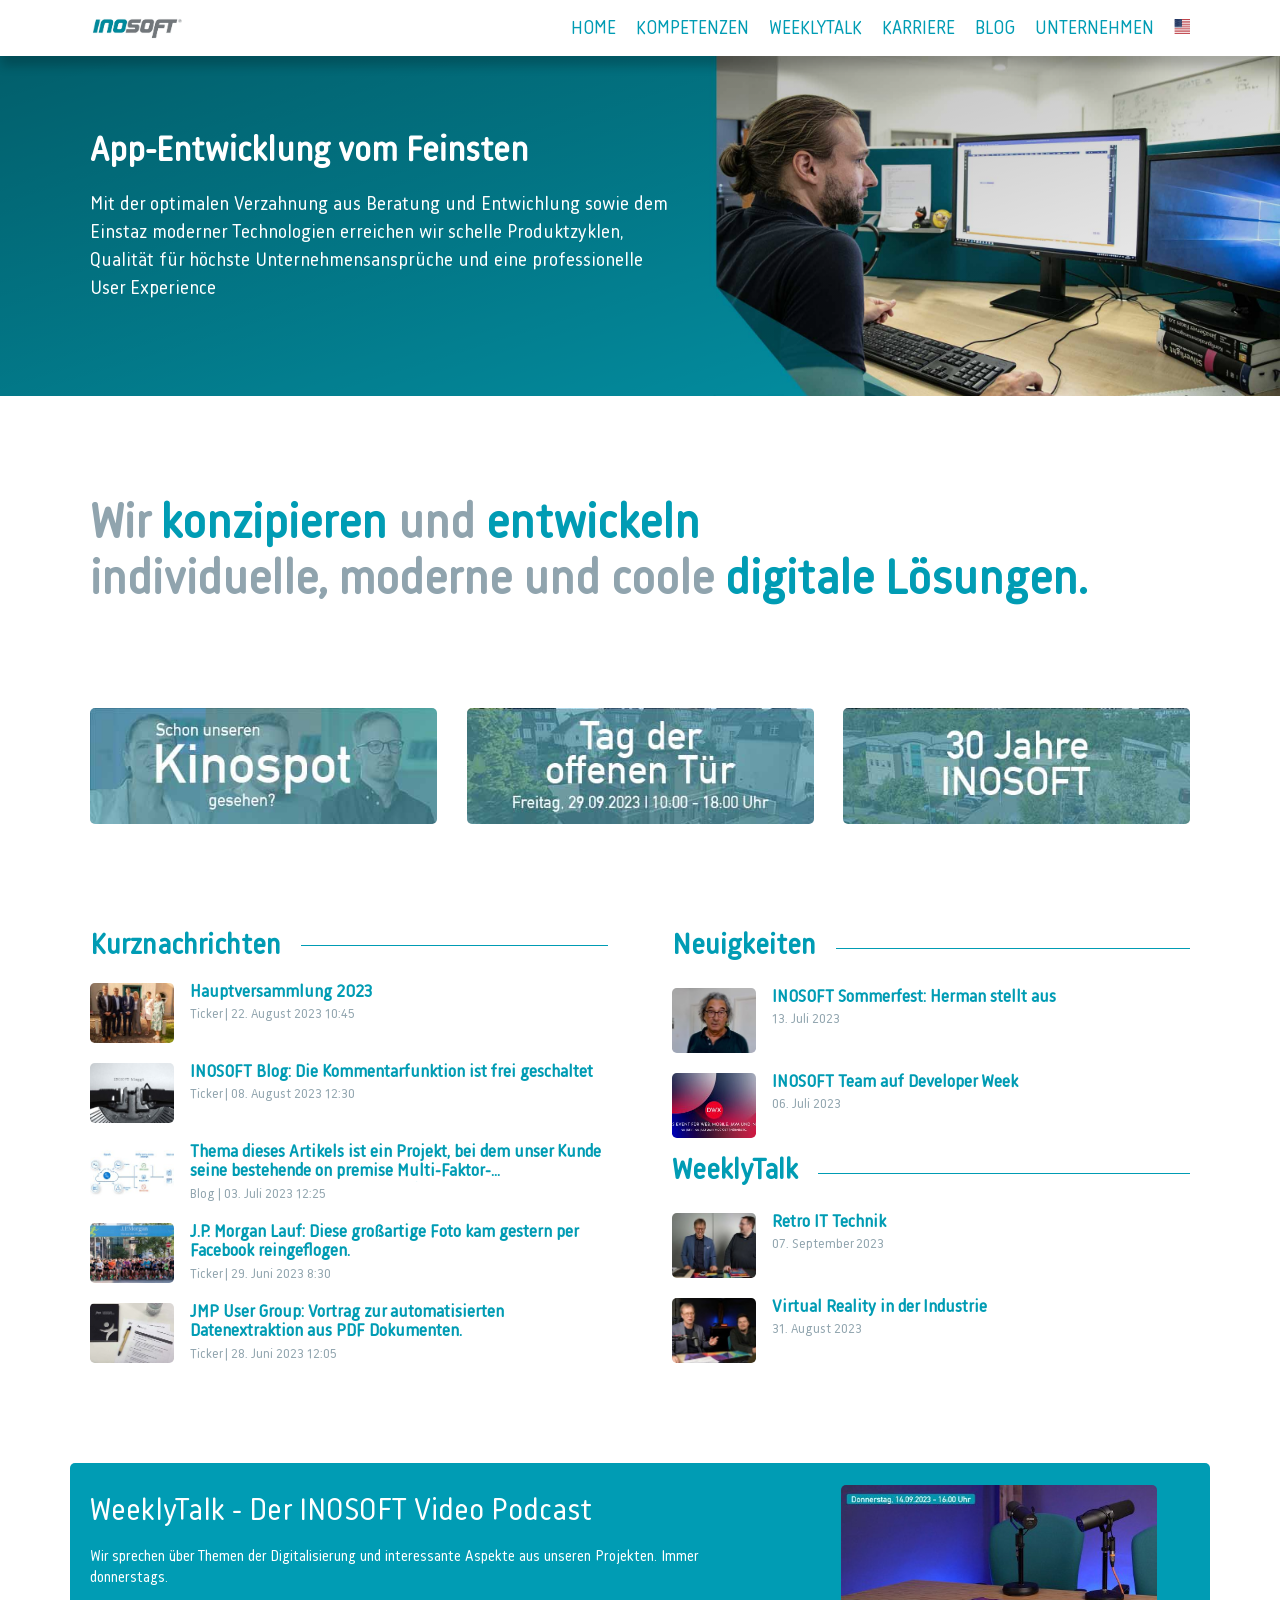
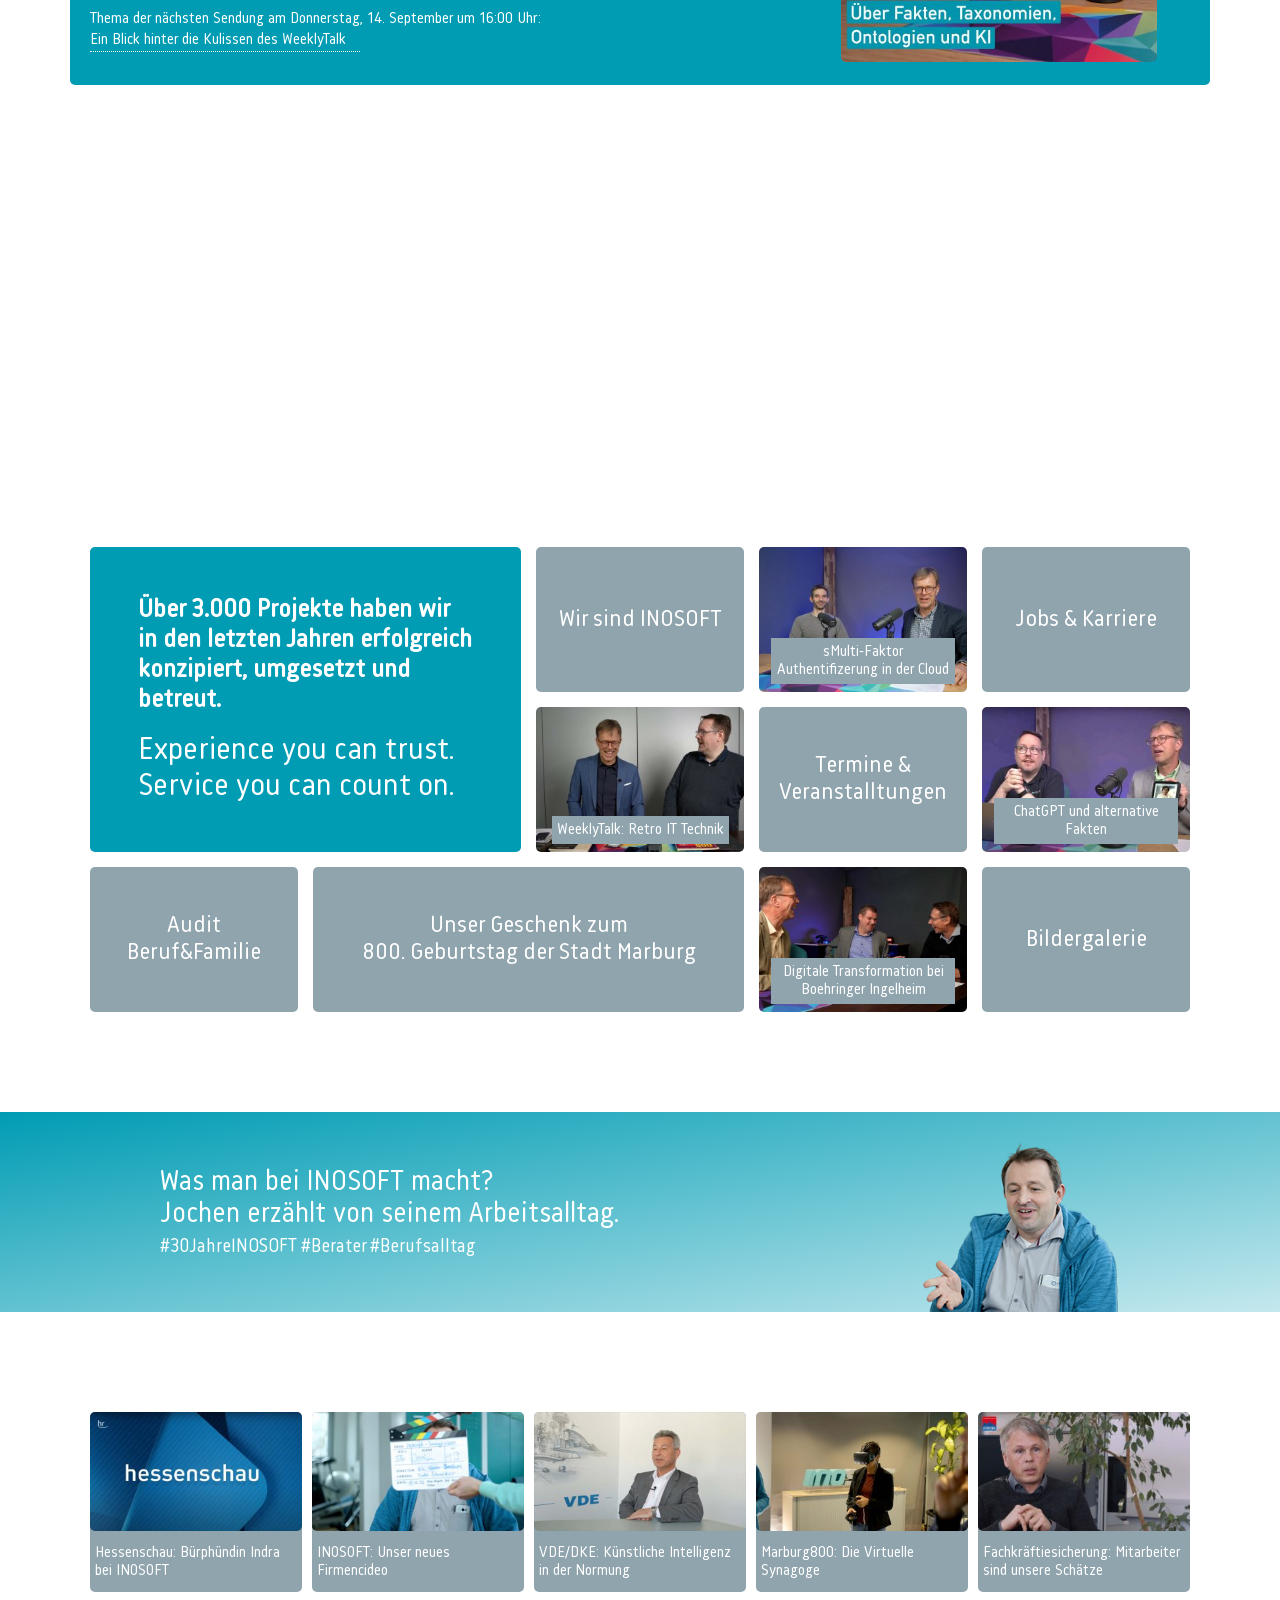
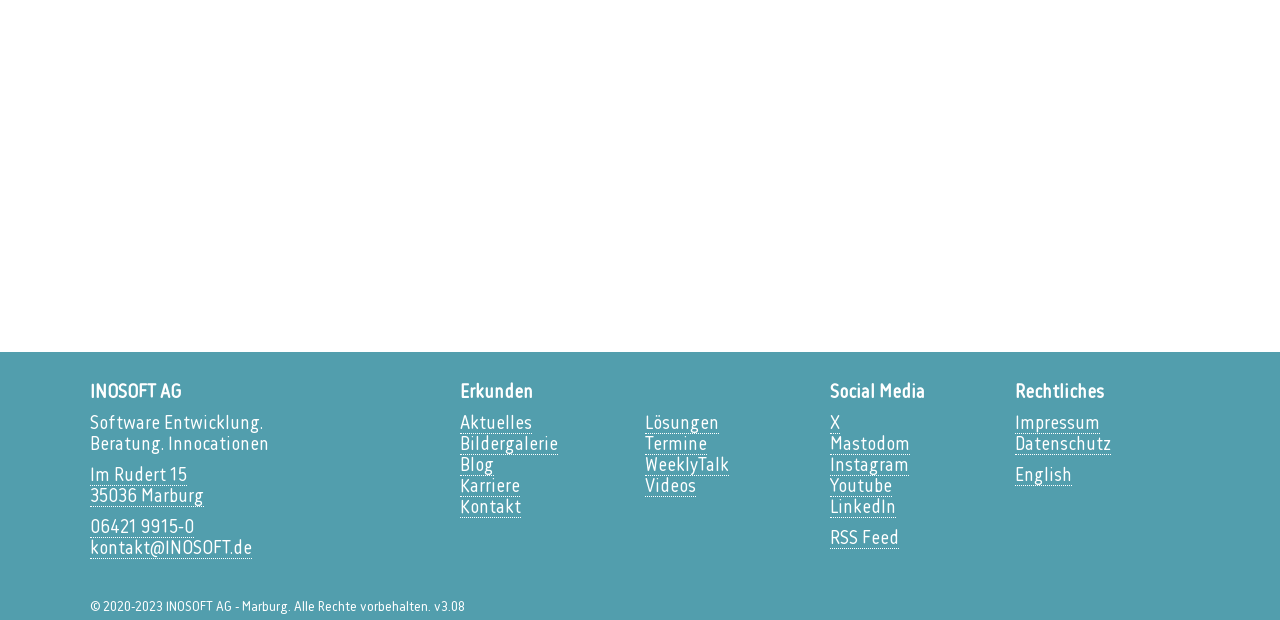
<file: HTML/index.html>
<!DOCTYPE html>
<html lang="en">

<head>
	<meta charset="UTF-8">
	<meta name="viewport" content="width=device-width, initial-scale=1.0">
	<title>My Project | HOME | INOSOFT AG</title>
	<link rel="icon" href="/Resources/INOSOFT-Icon.png">
	<link rel="stylesheet" href="/CSS/index.css">
</head>

<body>
	<header>
		<nav>
			<a href="https://inosoft.de/home"><img src="/Resources/INOSOFT-Logo.png" alt="" class="logo">
			</a>
			<input class="menu-btn" type="checkbox" id="menu-btn" />
			<label class="menu-icon" for="menu-btn">
				<span class="nav-icon"></span>
			</label>
			<ul class="navLinks">
				<li><a href="https://inosoft.de/home">HOME</a></li>
				<li><a href="https://inosoft.de/kompetenzen">KOMPETENZEN</a></li>
				<li><a href="https://inosoft.de/weeklytalk">WEEKLYTALK</a></li>
				<li><a href="https://inosoft.de/jobs">KARRIERE</a></li>
				<li><a href="https://inosoft.de/blog">BLOG</a></li>
				<li><a href="https://inosoft.de/unternehmen">UNTERNEHMEN</a></li>
				<li>
					<a href="javascript:langSwitch('/en/');"><img src="/Resources/USA Flag.png" alt="USA Flag"
							class="usaFlag"></a>
				</li>
			</ul>
		</nav>
	</header>

	<main>
		<section class="s1-Slider">
			<span class="sliderTxt animation--speed-normal slide-in-bottom">
				<h2>App-Entwicklung vom Feinsten</h2>
				<p>
					Mit der optimalen Verzahnung aus Beratung und Entwichlung sowie dem
					Einstaz moderner Technologien erreichen wir schelle Produktzyklen,
					Qualität für höchste Unternehmensansprüche und eine professionelle
					User Experience
				</p>
			</span>
		</section>

		<section class="s2-PageHeader">
			<h1 class="pageHeadline">
				<span class="animation--speed-short slide-in-bck-left">
					Wir
					<span style="color: rgb(0, 156, 180)">konzipieren</span>
					und
					<span style="color: rgb(0, 156, 180)">entwickeln</span><br>
				</span>
				<div>
					<span class="animation--speed-short animation--delay-05s scale-down">
						individuelle,&nbsp
					</span>
					<span class="animation--speed-short animation--delay-1s scale-down">
						moderne&nbsp
					</span>
					<span class="animation--speed-short animation--delay-15s scale-down fixed-width">
						und coole&nbsp
					</span>
					<span class="animation--speed-short animation--delay-2s scale-down fixed-width" style="color: rgb(0, 156, 180)">
						digitale Lösungen.
					</span>
				</div>
			</h1>
		</section>

		<section class="lane-9-3quater">
			<div class="content-grid">
				<a href="https://www.inosoft.de/kinospot" class="animation--speed-normal zoom-in">
					<img src="/Resources/kinospot.jpg" alt="">
				</a>
				<a href="https://www.inosoft.de/tdot" class="animation--speed-normal animation--delay-05s zoom-in">
					<img src="/Resources/tdot.jpg" alt="">
				</a>
				<a href="https://www.inosoft.de/30jahre" class="animation--speed-normal animation--delay-1s zoom-in">
					<img src="/Resources/30jahre.jpg" alt="">
				</a>
			</div>
		</section>

		<section class="s3-NewsGrid">
			<div class="news">
				<h3 class="s3-NewsGrid-Headline">Kurznachrichten</h3>
				<img class="news-pic" src="/Resources/News-Grid/Kurznachrichten1.jpg" alt="People posing for a pic" />
				<span class="s3-Content">
					<h4 class="s3-Content-HeadLine">Hauptversammlung 2023</h4>
					<p class="s3-Content-Phrase">Ticker | 22. August 2023 10:45</p>
				</span>
				<img class="news-pic" src="/Resources/News-Grid/Kurznachrichten2.jpg" alt="I don't know what that is" />
				<span class="s3-Content">
					<h4 class="s3-Content-HeadLine">INOSOFT Blog: Die Kommentarfunktion ist frei geschaltet</h4>
					<p class="s3-Content-Phrase">Ticker | 08. August 2023 12:30</p>
				</span class="s3-Content">
				<img class="news-pic" src="/Resources/News-Grid/Kurznachrichten3.jpg" alt="A mindmap" />
				<span class="s3-Content">
					<h4 class="s3-Content-HeadLine">Thema dieses Artikels ist ein Projekt, bei dem unser Kunde seine
						bestehende
						on premise Multi-Faktor-Authentifizerung auf eine Cloud-basierte Lösung (Azure Active Directory)
						für alle
						Cloud-Services (wie Exchange Online, Teams, SharePoint usw.) umgestellt hat. Ein spannendes und
						anspruchsvolles Projekt, in dem die eine oder andere Hürde überwunden werden musste.</h4>
					<p class="s3-Content-Phrase">Blog | 03. Juli 2023 12:25</p>
				</span>
				<img class="news-pic" src="/Resources/News-Grid/Kurznachrichten4.jpg" alt="A lot of people" />
				<span class="s3-Content">
					<h4 class="s3-Content-HeadLine">J.P. Morgan Lauf: Diese großartige Foto kam gestern per Facebook
						reingeflogen.</h4>
					<p class="s3-Content-Phrase">Ticker | 29. Juni 2023 8:30</p>
				</span class="s3-Content">
				<img class="news-pic" src="/Resources/News-Grid/Kurznachrichten5.jpg" alt="Some writing utensils" />
				<span class="s3-Content">
					<h4 class="s3-Content-HeadLine">JMP User Group: Vortrag zur automatisierten Datenextraktion aus PDF
						Dokumenten.</h4>
					<p class="s3-Content-Phrase">Ticker | 28. Juni 2023 12:05</p>
				</span class="s3-Content">
			</div>
			<div class="ticker">
				<h3 class="s3-NewsGrid-Headline">Neuigkeiten</h3>
				<img class="news-pic" src="/Resources/News-Grid/Neuigkeiten1.jpg" alt="People posing for a pic" />
				<span class="s3-Content">
					<h4 class="s3-Content-HeadLine">INOSOFT Sommerfest: Herman stellt aus</h4>
					<p class="s3-Content-Phrase">13. Juli 2023</p>
				</span>
				<img class="news-pic" src="/Resources/News-Grid/Neuigkeiten2.jpg" alt="I don't know what that is" />
				<span class="s3-Content">
					<h4 class="s3-Content-HeadLine">INOSOFT Team auf Developer Week</h4>
					<p class="s3-Content-Phrase">06. Juli 2023</p>
				</span>
			</div>
			<div class="weekly">
				<h3 class="s3-NewsGrid-Headline">WeeklyTalk</h3>
				<img class="news-pic" src="/Resources/News-Grid/WeeklyTalk1.jpg" alt="People posing for a pic" />
				<span class="s3-Content">
					<h4 class="s3-Content-HeadLine">Retro IT Technik</h4>
					<p class="s3-Content-Phrase">07. September 2023</p>
				</span>
				<img class="news-pic" src="/Resources/News-Grid/WeeklyTalk2.jpg" alt="I don't know what that is" />
				<span class="s3-Content">
					<h4 class="s3-Content-HeadLine">Virtual Reality in der Industrie</h4>
					<p class="s3-Content-Phrase">31. August 2023</p>
				</span>
			</div>
		</section>

		<section class="s4-🎙️">
			<div class="s4-Grid">
				<span class="s4-Content">
					<h1 class="s4-Headline">WeeklyTalk - Der INOSOFT Video Podcast</h1>
					<p class="s4-current">
						Wir sprechen über Themen der Digitalisierung und interessante
						Aspekte aus unseren Projekten. Immer donnerstags.
					</p>
					<p class="s4-upNext">
						Thema der nächsten Sendung am Donnerstag, 14. September um
						16:00 Uhr:
					</p>
					<a class="s4-link" href="https://inosoft.de/weeklytalk">Ein Blick hinter die Kulissen des
						WeeklyTalk</a>
				</span>
				<img class="s4-img" src="/Resources/WeeklyTalkThumbnail.jpeg" alt="Youtube Video Thumbnail">
			</div>
		</section>

		<section class="s5-peekblue">
			<p>
				Wir begleiten Unternehmen von der strategischen Beratung über die Konzeption bis zur fertigen digitalen
				Lösung -
				von der Idee bis zur Umsetzung. Unsere Bereiche Entwicklung, Beratung und Innovationen sind eng
				miteinander
				verzahnt, so erreichen wir zu jeder Aufgabenstellung das bestmögliche Ergebnis.<br><br>
				Alle Projekte profitieren von unseren Kenntnissen und Erfahrungen aus nahezu allen Branchen. Über
				exzellentes
				Know-How und Spezialwissen verfügen wir in den Sparten Pharma, Medizintechnik und Maschinenbau.
			</p>
		</section>

		<section class="s6-RickestRick">
			<div class="s6-wrapper">
				<span class="s6-item-L">
					<h5>
						Über <strong>3.000</strong> Projekte haben wir in den letzten Jahren erfolgreich konzipiert,
						umgesetzt und
						betreut.
					</h5>
					<p>
						Experience you can trust. Service you can count on.
					</p>
				</span>
				<a href="https://www.inosoft.de/unternehmen">
					Wir sind INOSOFT
				</a>
				<a class="item-img1"
					href="https://www.inosoft.de/weeklytalk/multi-faktor-authentifizierung-in-der-cloud">
					<p>
						sMulti-Faktor Authentifizerung in der Cloud
					</p>
				</a>
				<a href="https://www.inosoft.de/jobs">
					Jobs & Karriere
				</a>
				<a class="item-img2" href="https://www.inosoft.de/weeklytalk/retro-it-technik">
					<p>
						WeeklyTalk: Retro IT Technik
					</p>
				</a>
				<a href="https://www.inosoft.de/events">
					Termine & Veranstalltungen
				</a>
				<a class="item-img3" href="https://www.inosoft.de/weeklytalk/chatgpt-und-alternative-fakten">
					<p>
						ChatGPT und alternative Fakten
					</p>
				</a>
				<a class="malsonalso" href="https://www.inosoft.de/unternehmen/beruf-und-familie">
					Audit Beruf&Familie
				</a>
				<a class="s6-item-M" href="https://www.inosoft.de/themen/marburg800">
					Unser Geschenk zum<br>800. Geburtstag der Stadt Marburg
				</a>
				<a class="item-img4"
					href="https://www.inosoft.de/weeklytalk/digitale-transformation-bei-boehringer-ingelheim">
					<p>
						Digitale Transformation bei Boehringer Ingelheim
					</p>
				</a>
				<a href="https://www.inosoft.de/bildergalerie">
					Bildergalerie
				</a>
			</div>
		</section>

		<section class="s7-job">
			<divs class="s7-Content">
				<a href="https://www.youtube.com">
					<h4>Was man bei INOSOFT macht?<br>Jochen erzählt von seinem Arbeitsalltag.</h4>
					<p>#30JahreINOSOFT #Berater #Berufsalltag</p>
				</a>
				<a href="https://www.youtube.com">
					<img src="/Resources/jochen_1x1.png" alt="">
				</a>
				</div>
		</section>

		<section class="s8-vids">
			<div class="s8-grid">
				<span>
					<img src="/Resources/vids-pic1.jpg" alt="">
					<p>Hessenschau: Bürphündin Indra bei INOSOFT</p>
				</span>
				<span>
					<img src="/Resources/vids-pic2.jpg" alt="">
					<p>INOSOFT: Unser neues Firmencideo</p>
				</span>
				<span>
					<img src="/Resources/vids-pic3.jpg" alt="">
					<p>VDE/DKE: Künstliche Intelligenz in der Normung</p>
				</span>
				<span>
					<img src="/Resources/vids-pic4.jpg" alt="">
					<p>Marburg800: Die Virtuelle Synagoge</p>
				</span>
				<span>
					<img src="/Resources/vids-pic5.jpg" alt="">
					<p>Fachkräftiesicherung: Mitarbeiter sind unsere Schätze</p>
				</span>
			</div>
		</section>

		<section class="s9-Window">
		</section>
	</main>

	<footer>
		<section class="footer-content">
			<div class="INOSOFT-AG">
				<p class="h7">INOSOFT AG</p>
				<p>Software Entwicklung.<br>Beratung. Innocationen</p>
				<p>
					<a href="https://www.inosoft.de/kontakt">Im Rudert 15<br>35036 Marburg</a>
				</p>
				<p>
					<a href="tel:+49642199150">06421 9915-0<br></a>
					<a href="mailto:kontakt@INOSOFT.de">kontakt@INOSOFT.de</a>
				</p>
			</div>
			<div>
				<p class="h7">Erkunden</p>
				<p>
					<a href="https://www.inosoft.de/aktuelles">Aktuelles<br></a>
					<a href="https://www.inosoft.de/bildergalerie">Bildergalerie<br></a>
					<a href="https://www.inosoft.de/blog">Blog<br></a>
					<a href="https://www.inosoft.de/jobs">Karriere<br></a>
					<a href="https://www.inosoft.de/kontakt">Kontakt</a>
				</p>
			</div>
			<div>
				<p class="riki">riki</p>
				<p>
					<a href="https://www.inosoft.de/loesungen">Lösungen<br></a>
					<a href="https://www.inosoft.de/events">Termine<br></a>
					<a href="https://www.inosoft.de/weeklytalk">WeeklyTalk<br></a>
					<a href=https://www.inosoft.de/videos"">Videos</a>
				</p>
			</div>
			<div>
				<p class="h7">Social Media</p>
				<p>
					<a href="https://www.twitter.com/inosoftag">X<br></a>
					<a href="https://inosoft.social/inosoft">Mastodom<br></a>
					<a href="https://www.instagram.com/inosoft">Instagram<br></a>
					<a href="https://youtube.com/inosoftde">Youtube<br></a>
					<a href="https://de.linkedin.com/company/inosoft-ag">LinkedIn</a>
				</p>
				<p>
					<a href="https://www.inosoft.de/feed/news.rss?style=1">RSS Feed</a>
				</p>
			</div>
			<div>
				<p class="h7">Rechtliches</p>
				<p>
					<a href="https://www.inosoft.de/impressum">Impressum<br></a>
					<a href="https://www.inosoft.de/datenschutz">Datenschutz</a>
				</p>
				<p>
					<a href="javascript:langSwitch('/en/');">English</a>
				</p>
			</div>
		</section>
		<p>© 2020-2023 INOSOFT AG - Marburg. Alle Rechte vorbehalten. v3.08</p>
	</footer>
</body>

</html>
</file>
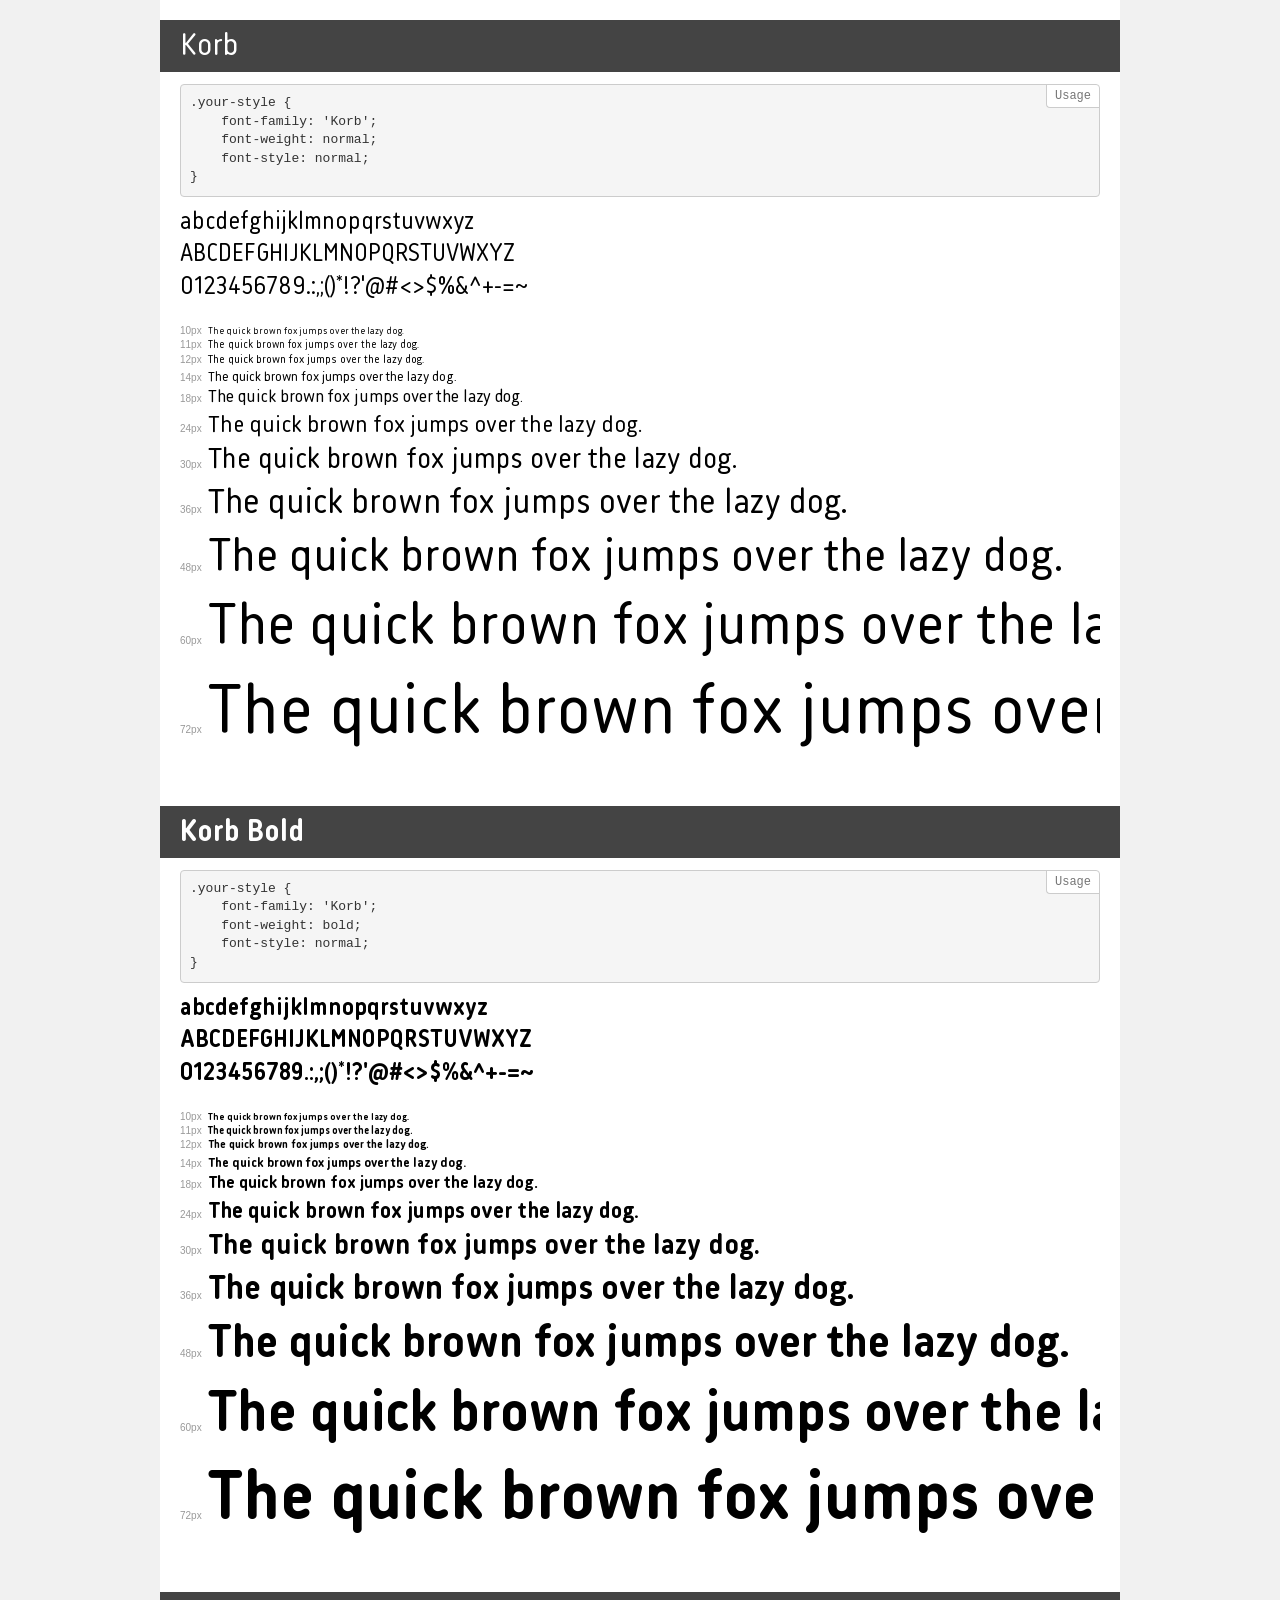
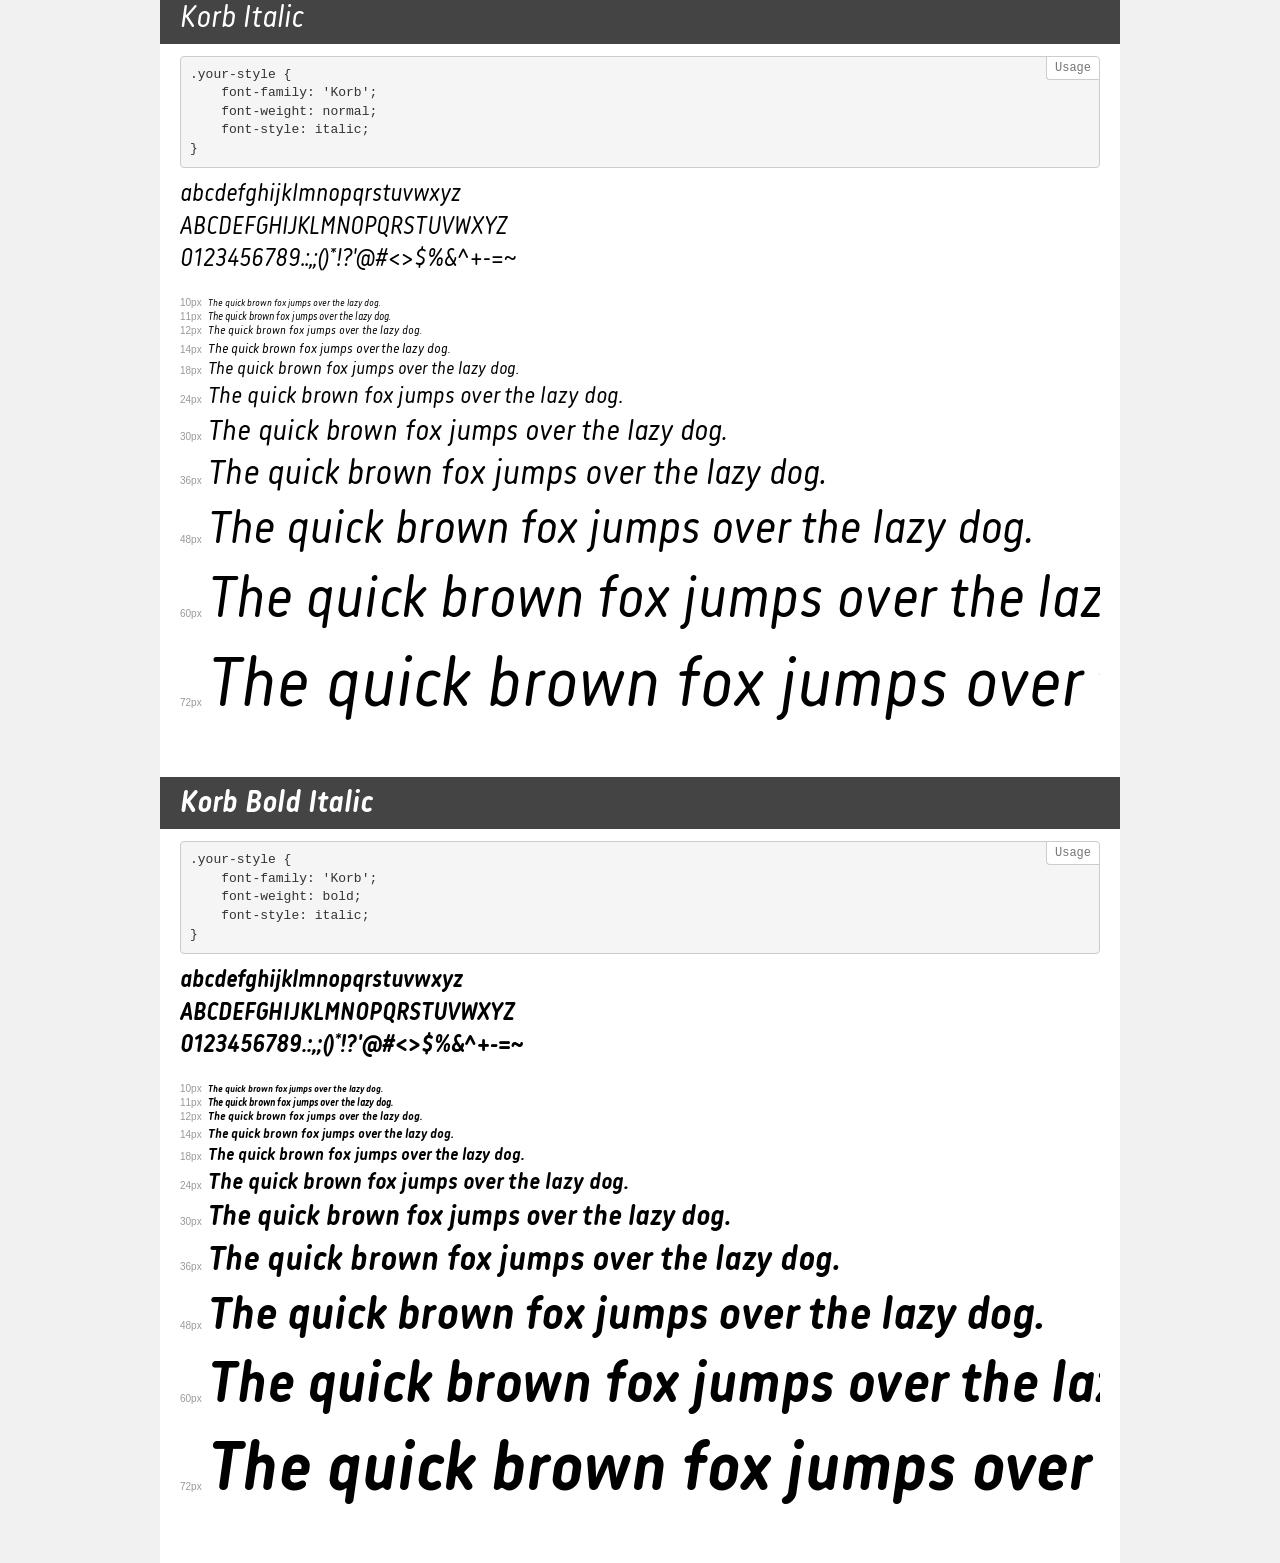
<file: Resources/font/demo.html>
<!DOCTYPE html>
<html>
<head>
    <meta charset="utf-8">
    <meta http-equiv="X-UA-Compatible" content="IE=edge">
    <meta name="viewport" content="width=device-width, initial-scale=1">
    <meta name="robots" content="noindex, noarchive">
    <meta name="format-detection" content="telephone=no">
    <title>Transfonter demo</title>
    <link href="stylesheet.css" rel="stylesheet">
    <style>
        /*
        http://meyerweb.com/eric/tools/css/reset/
        v2.0 | 20110126
        License: none (public domain)
        */
        html, body, div, span, applet, object, iframe,
        h1, h2, h3, h4, h5, h6, p, blockquote, pre,
        a, abbr, acronym, address, big, cite, code,
        del, dfn, em, img, ins, kbd, q, s, samp,
        small, strike, strong, sub, sup, tt, var,
        b, u, i, center,
        dl, dt, dd, ol, ul, li,
        fieldset, form, label, legend,
        table, caption, tbody, tfoot, thead, tr, th, td,
        article, aside, canvas, details, embed,
        figure, figcaption, footer, header, hgroup,
        menu, nav, output, ruby, section, summary,
        time, mark, audio, video {
            margin: 0;
            padding: 0;
            border: 0;
            font-size: 100%;
            font: inherit;
            vertical-align: baseline;
        }
        /* HTML5 display-role reset for older browsers */
        article, aside, details, figcaption, figure,
        footer, header, hgroup, menu, nav, section {
            display: block;
        }
        body {
            line-height: 1;
        }
        ol, ul {
            list-style: none;
        }
        blockquote, q {
            quotes: none;
        }
        blockquote:before, blockquote:after,
        q:before, q:after {
            content: '';
            content: none;
        }
        table {
            border-collapse: collapse;
            border-spacing: 0;
        }
        /* common styles */
        body {
            background: #f1f1f1;
            color: #000;
        }
        .page {
            background: #fff;
            width: 920px;
            margin: 0 auto;
            padding: 20px 20px 0 20px;
            overflow: hidden;
        }
        .font-container {
            overflow-x: auto;
            overflow-y: hidden;
            margin-bottom: 40px;
            line-height: 1.3;
            white-space: nowrap;
            padding-bottom: 5px;
        }
        h1 {
            position: relative;
            background: #444;
            font-size: 32px;
            color: #fff;
            padding: 10px 20px;
            margin: 0 -20px 12px -20px;
        }
        .letters {
            font-size: 25px;
            margin-bottom: 20px;
        }
        .s10:before {
            content: '10px';
        }
        .s11:before {
            content: '11px';
        }
        .s12:before {
            content: '12px';
        }
        .s14:before {
            content: '14px';
        }
        .s18:before {
            content: '18px';
        }
        .s24:before {
            content: '24px';
        }
        .s30:before {
            content: '30px';
        }
        .s36:before {
            content: '36px';
        }
        .s48:before {
            content: '48px';
        }
        .s60:before {
            content: '60px';
        }
        .s72:before {
            content: '72px';
        }
        .s10:before, .s11:before, .s12:before, .s14:before,
        .s18:before, .s24:before, .s30:before, .s36:before,
        .s48:before, .s60:before, .s72:before {
            font-family: Arial, sans-serif;
            font-size: 10px;
            font-weight: normal;
            font-style: normal;
            color: #999;
            padding-right: 6px;
        }
        pre {
            display: block;
            position: relative;
            padding: 9px;
            margin: 0 0 10px;
            font-family: Monaco, Menlo, Consolas, "Courier New", monospace !important;
            font-size: 13px;
            line-height: 1.428571429;
            color: #333;
            font-weight: normal !important;
            font-style: normal !important;
            background-color: #f5f5f5;
            border: 1px solid #ccc;
            overflow-x: auto;
            border-radius: 4px;
        }
        pre:after {
            display: block;
            position: absolute;
            right: 0;
            top: 0;
            content: 'Usage';
            line-height: 1;
            padding: 5px 8px;
            font-size: 12px;
            color: #767676;
            background-color: #fff;
            border: 1px solid #ccc;
            border-right: none;
            border-top: none;
            border-radius: 0 4px 0 4px;
            z-index: 10;
        }
        /* responsive */
        @media (max-width: 959px) {
            .page {
                width: auto;
                margin: 0;
            }
        }
    </style>
</head>
<body>
<div class="page">
    <div class="demo" style="font-family: 'Korb'; font-weight: normal; font-style: normal;">
        <h1>Korb</h1>
        <pre>.your-style {
    font-family: 'Korb';
    font-weight: normal;
    font-style: normal;
}</pre>
        <div class="font-container">
            <p class="letters">
                abcdefghijklmnopqrstuvwxyz<br>
ABCDEFGHIJKLMNOPQRSTUVWXYZ<br>
                0123456789.:,;()*!?'@#<>$%&^+-=~
            </p>
            <p class="s10" style="font-size: 10px;">The quick brown fox jumps over the lazy dog.</p>
            <p class="s11" style="font-size: 11px;">The quick brown fox jumps over the lazy dog.</p>
            <p class="s12" style="font-size: 12px;">The quick brown fox jumps over the lazy dog.</p>
            <p class="s14" style="font-size: 14px;">The quick brown fox jumps over the lazy dog.</p>
            <p class="s18" style="font-size: 18px;">The quick brown fox jumps over the lazy dog.</p>
            <p class="s24" style="font-size: 24px;">The quick brown fox jumps over the lazy dog.</p>
            <p class="s30" style="font-size: 30px;">The quick brown fox jumps over the lazy dog.</p>
            <p class="s36" style="font-size: 36px;">The quick brown fox jumps over the lazy dog.</p>
            <p class="s48" style="font-size: 48px;">The quick brown fox jumps over the lazy dog.</p>
            <p class="s60" style="font-size: 60px;">The quick brown fox jumps over the lazy dog.</p>
            <p class="s72" style="font-size: 72px;">The quick brown fox jumps over the lazy dog.</p>
        </div>
    </div>
    <div class="demo" style="font-family: 'Korb'; font-weight: bold; font-style: normal;">
        <h1>Korb Bold</h1>
        <pre>.your-style {
    font-family: 'Korb';
    font-weight: bold;
    font-style: normal;
}</pre>
        <div class="font-container">
            <p class="letters">
                abcdefghijklmnopqrstuvwxyz<br>
ABCDEFGHIJKLMNOPQRSTUVWXYZ<br>
                0123456789.:,;()*!?'@#<>$%&^+-=~
            </p>
            <p class="s10" style="font-size: 10px;">The quick brown fox jumps over the lazy dog.</p>
            <p class="s11" style="font-size: 11px;">The quick brown fox jumps over the lazy dog.</p>
            <p class="s12" style="font-size: 12px;">The quick brown fox jumps over the lazy dog.</p>
            <p class="s14" style="font-size: 14px;">The quick brown fox jumps over the lazy dog.</p>
            <p class="s18" style="font-size: 18px;">The quick brown fox jumps over the lazy dog.</p>
            <p class="s24" style="font-size: 24px;">The quick brown fox jumps over the lazy dog.</p>
            <p class="s30" style="font-size: 30px;">The quick brown fox jumps over the lazy dog.</p>
            <p class="s36" style="font-size: 36px;">The quick brown fox jumps over the lazy dog.</p>
            <p class="s48" style="font-size: 48px;">The quick brown fox jumps over the lazy dog.</p>
            <p class="s60" style="font-size: 60px;">The quick brown fox jumps over the lazy dog.</p>
            <p class="s72" style="font-size: 72px;">The quick brown fox jumps over the lazy dog.</p>
        </div>
    </div>
    <div class="demo" style="font-family: 'Korb'; font-weight: normal; font-style: italic;">
        <h1>Korb Italic</h1>
        <pre>.your-style {
    font-family: 'Korb';
    font-weight: normal;
    font-style: italic;
}</pre>
        <div class="font-container">
            <p class="letters">
                abcdefghijklmnopqrstuvwxyz<br>
ABCDEFGHIJKLMNOPQRSTUVWXYZ<br>
                0123456789.:,;()*!?'@#<>$%&^+-=~
            </p>
            <p class="s10" style="font-size: 10px;">The quick brown fox jumps over the lazy dog.</p>
            <p class="s11" style="font-size: 11px;">The quick brown fox jumps over the lazy dog.</p>
            <p class="s12" style="font-size: 12px;">The quick brown fox jumps over the lazy dog.</p>
            <p class="s14" style="font-size: 14px;">The quick brown fox jumps over the lazy dog.</p>
            <p class="s18" style="font-size: 18px;">The quick brown fox jumps over the lazy dog.</p>
            <p class="s24" style="font-size: 24px;">The quick brown fox jumps over the lazy dog.</p>
            <p class="s30" style="font-size: 30px;">The quick brown fox jumps over the lazy dog.</p>
            <p class="s36" style="font-size: 36px;">The quick brown fox jumps over the lazy dog.</p>
            <p class="s48" style="font-size: 48px;">The quick brown fox jumps over the lazy dog.</p>
            <p class="s60" style="font-size: 60px;">The quick brown fox jumps over the lazy dog.</p>
            <p class="s72" style="font-size: 72px;">The quick brown fox jumps over the lazy dog.</p>
        </div>
    </div>
    <div class="demo" style="font-family: 'Korb'; font-weight: bold; font-style: italic;">
        <h1>Korb Bold Italic</h1>
        <pre>.your-style {
    font-family: 'Korb';
    font-weight: bold;
    font-style: italic;
}</pre>
        <div class="font-container">
            <p class="letters">
                abcdefghijklmnopqrstuvwxyz<br>
ABCDEFGHIJKLMNOPQRSTUVWXYZ<br>
                0123456789.:,;()*!?'@#<>$%&^+-=~
            </p>
            <p class="s10" style="font-size: 10px;">The quick brown fox jumps over the lazy dog.</p>
            <p class="s11" style="font-size: 11px;">The quick brown fox jumps over the lazy dog.</p>
            <p class="s12" style="font-size: 12px;">The quick brown fox jumps over the lazy dog.</p>
            <p class="s14" style="font-size: 14px;">The quick brown fox jumps over the lazy dog.</p>
            <p class="s18" style="font-size: 18px;">The quick brown fox jumps over the lazy dog.</p>
            <p class="s24" style="font-size: 24px;">The quick brown fox jumps over the lazy dog.</p>
            <p class="s30" style="font-size: 30px;">The quick brown fox jumps over the lazy dog.</p>
            <p class="s36" style="font-size: 36px;">The quick brown fox jumps over the lazy dog.</p>
            <p class="s48" style="font-size: 48px;">The quick brown fox jumps over the lazy dog.</p>
            <p class="s60" style="font-size: 60px;">The quick brown fox jumps over the lazy dog.</p>
            <p class="s72" style="font-size: 72px;">The quick brown fox jumps over the lazy dog.</p>
        </div>
    </div>
</div>
</body>
</html>
</file>
<file: CSS/index.css>
/** Fonts */

@font-face {
	src: url("/Resources/font/Korb.ttf");
	font-family: "KorbRegular";
}

/** Utility */

.animation--speed-short {
	animation-duration: 0.7s;
}

.animation--speed-normal {
	animation-duration: 1s;
}

.animation--delay-05s {
	animation-delay: 0.5s;
}

.animation--delay-1s {
	animation-delay: 1s;
}

.animation--delay-15s {
	animation-delay: 1.5s;
}

.animation--delay-2s {
	animation-delay: 2s;
}

.zoom-in {
	animation-name: zoom-in;
	animation-fill-mode: both;
	animation-timing-function: ease-out;
}

.slide-in-bottom {
	animation-name: slide-in-bottom;
	animation-timing-function: ease-in-out;
	animation-fill-mode: both;
}

.slide-in-bck-left {
	animation-name: slide-in-bck-left;
	animation-timing-function: ease-in-out;
	animation-fill-mode: both;
	display: block;
}

.scale-down {
	animation-name: scale-down;
	animation-timing-function: ease-in-out;
	animation-fill-mode: both;
	display: block;
}

.fixed-width {
	min-width: fit-content;
}

/** Animations */

@keyframes zoom-in {
	from {
		transform: scale(0.3);
		opacity: 0;
	}

	to {
		transform: scale(1);
		opacity: 1;
	}
}

@keyframes slide-in-bottom {
	from {
		transform: translateY(200px);
		opacity: 0;
	}

	to {
		transform: translateY(0);
		opacity: 1;
	}
}

@keyframes slide-in-bck-left {
	from {
		transform: translateZ(700px) translateX(-600px);
		transform: scale(1.3);
		opacity: 0;
	}

	to {
		transform: translateZ(0) translateX(0);
		transform: scale(1);
		opacity: 1;
	}
}

@keyframes scale-down {
	from {
		transform: scale(1.5);
		opacity: 0;
	}

	to {
		transform: scale(1);
		opacity: 1;
	}
}

/** HTML Classes */

:root {
	--color-main-darker: rgba(3, 79, 90, 1);
	--color-main-normal: rgba(0, 156, 180, 1);
	--color-text-grey: rgba(144, 164, 174, 1);
	--color-text-white: white;
	--content-width: 1100px;
	--content-margin: 20px;
	--zoom-in-delay: 0;
	min-width: 300px;
}

* {
	font-family: "KorbRegular";
	margin: 0px;
	padding: 0px;
}

a {
	color: var(--color-text-white);
	text-decoration: none;
}

/* Homepage Header inside body */
header {
	align-items: center;
	background-color: white;
	box-shadow: 1px 10px 10px 0 rgba(0, 0, 0, .2);
	display: flex;
	height: 56px;
	justify-content: center;
	position: fixed;
	width: 100%;
	z-index: 999;
}

/* Navigation bar inside Header */
nav {
	align-items: center;
	display: flex;
	justify-content: space-between;
	margin: 0px 20px;
	transition: max-height .2s ease-out;
	width: var(--content-width);
}

/* img - INOSOFT logo inside nav */
.logo {
	height: 28px;
	width: auto;
}

/* ul - List inside of nav holding navigation links */
.navLinks {
	align-items: center;
	display: flex;
	gap: 20px;
	justify-content: right;
	list-style: none;
	transition: all 0.2s ease-in-out;
}

.navLinks>li>a {
	color: var(--color-main-normal);
	font-size: 1.2rem;
}

.navLinks>li>a:hover {
	color: var(--color-text-grey);
}

/* img - inside of navLinks swaping language to english on press(not working) */
.usaFlag {
	height: 15px;
	width: 16px;
}

/* Hamburger menu - hide in landscape */
.menu-btn,
.menu-icon {
	display: none;
}

/* Hamburger menu */
.menu-icon {
	padding: 28px 20px;
	position: relative;
	float: right;
	cursor: pointer;
}

/* Hamburger menu - Graphic */
.nav-icon {
	background: black;
	display: block;
	height: 2px;
	width: 18px;
	position: relative;

	transition: background .2 ease-out;
}

/* Hamburger menu - Graphic 2*/
.nav-icon::after,
.nav-icon::before {
	background-color: black;
	content: "";
	display: block;
	height: 100%;
	width: 100%;
	position: absolute;
	transition: all 0.2s ease-out;
}

.nav-icon::after {
	top: -5px;
}

.nav-icon::before {
	top: 5px;
}

/* Hamburger menu animate to X on click */
.menu-btn:checked~.menu-icon>.nav-icon {
	background-color: transparent;
}

.menu-btn:checked~.menu-icon>.nav-icon::before {
	transform: rotate(-45deg);
	top: 0;
}

.menu-btn:checked~.menu-icon>.nav-icon::after {
	transform: rotate(45deg);
	top: 0;
}

.menu-btn:checked~.navLinks {
	display: flex;
}

/* Nav - Responsive menu landscape -> Mobile */
@media (max-width: 800px) {
	header {
		overflow: visible;
	}

	.menu-icon {
		display: block;
	}

	.navLinks {
		display: none;
		position: absolute;
		top: 56px;
		padding: 10px 20px 10px 10px;
		align-items: start;
		right: 0;
		flex-direction: column;
		background-color: var(--color-main-normal);
	}

	.navLinks li a {
		color: lightgray;
		font-weight: bolder;
	}

}

/*! -Section 1- */

/* Section - first main element */
.s1-Slider {
	width: 100%;
	height: 336px;
	padding-top: 60px;

	background: url(/Resources/slider1-developement.jpg) no-repeat center center;
	background-size: cover;
	overflow: hidden;

	display: flex;
	justify-content: center;
	align-items: center;
}

.s1-Slider::before {
	position: absolute;
	content: "";
	left: 0;
	top: 0;
	width: 100%;
	height: 396px;
	opacity: .4;

	background: linear-gradient(to bottom right,
			black,
			transparent);
}

/* MediaQuerry - change background picture if screen is too narrow */
@media only screen and (max-width: 1023px) {
	.s1-Slider {
		background: url(/Resources/slider1-developement-small.jpg) no-repeat center center;
	}
}

/* Span - Text inside of the slider */
.sliderTxt {
	width: 100%;
	max-width: calc(var(--content-width));
	color: var(--color-text-white);
	margin: 0 20px;

	display: flex;
	flex-direction: column;
	align-items: start;
	justify-content: center;
}

/* Headling inside of the slider */
.sliderTxt h2 {
	font-size: 2.25rem;
	max-width: 580px;
	padding-bottom: 20px;
}

/* Phrase inside of the slider */
.sliderTxt p {
	font-size: 1.25rem;
	margin-bottom: 22px;
	max-width: 580px;
	line-height: 1.4em;
}

/* ! -Section 2- */

/* Section around Homepage Headline */
.s2-PageHeader {
	height: auto;
	width: 100%;
	display: flex;
	justify-content: center;
}

/* h1 - Homepage Headline */
.pageHeadline {
	color: var(--color-text-grey);
	font-size: 3.125rem;
	width: calc(100% - 40px);
	max-width: var(--content-width);
	padding: 100px 0;
}

/* Second line of the Headline */
.pageHeadline div {
	width: 100%;
	display: flex;
	flex-wrap: wrap;
}

/* ! -Section 2.5- lane 9 3/4 */

/* Sextion -  3 Linked Videos*/
.lane-9-3quater {
	width: 100%;
	display: flex;
	justify-content: center;
}

/* Div - Grid */
.content-grid {
	display: grid;
	gap: 30px;
	grid-template-columns: repeat(auto-fit, minmax(225px, 1fr));
	margin: 0 20px 100px 20px;
	max-width: var(--content-width);
	width: calc(100% - 40px);
}

/* Link holding the img */
.content-grid>a {
	width: 100%;
}

/* Image - Thumbnail */
.content-grid>a>img {
	border-radius: 5px;
	width: 100%;
	transition: transform 0.3s
}

.content-grid>a>img:hover {
	transform: scale(1.1);
}

/* ! -Section 3- */

.s3-NewsGrid {
	max-width: var(--content-width);
	margin: 0 auto;
	padding-bottom: 100px;

	display: grid;
	grid-template-areas:
		"news ticker"
		"news weekly"
	;
	grid-template-columns: 1fr 1fr;
	row-gap: 1rem;
	column-gap: 4rem;
}

@media only screen and (max-width: 1140px) {
	.s3-NewsGrid {
		margin: 0 20px;
	}
}

.news,
.ticker,
.weekly {
	display: grid;
	column-gap: 1em;
	row-gap: 1.25em;
	grid-template-columns: 1fr 5fr;
}

/* Left side of the Grid "Nachrichten" */
.news {
	grid-area: news;
}

/* Top right side of the Grid "Neuigkeiten" */
.ticker {
	grid-area: ticker;
}

/* Bottom right side of the Grid "Weekly" */
.weekly {
	grid-area: weekly;
}


/* h3, the Headline for the sub-grids */
.s3-NewsGrid-Headline {
	grid-column: span 2;
	display: flex;

	font-size: 1.875rem;
	color: var(--color-main-normal);
}

.s3-NewsGrid-Headline:after {
	content: "";
	flex-grow: 1;
	height: 1px;
	background: var(--color-main-normal);
	min-width: 20px;
	margin: auto auto auto 20px;
}

/* img, The item picture */
.news-pic {
	width: 100%;
	height: 100%;
	object-fit: cover;
	border-radius: 0.3rem;
	transition: transform 0.3s;
}

.news-pic:hover {
	transform: scale(1.1);
}

.s3-Content {
	height: 60px;
}

/* h4, the headline inside of every Item in the sub-grids */
.s3-Content-HeadLine {
	font-size: 1.125rem;
	font-weight: 600;
	color: var(--color-main-normal);
	line-height: 1.1em;

	overflow: hidden;
	display: -webkit-box;
	-webkit-box-orient: vertical;
	-webkit-line-clamp: 2;
}

.s3-Content-Phrase {
	color: var(--color-text-grey);
	font-size: 0.875rem;

	margin-top: 4px;
}

@media only screen and (max-width: 995px) {
	.s3-NewsGrid {
		grid-template-areas: "news"
			"ticker"
			"weekly"
		;
		grid-template-columns: 1fr;
	}
}

/* ! -Section 4- WeeklyTalk banner */

.s4-🎙️ {
	width: 100%;
	margin-bottom: 100px;
	line-height: 1.3rem;

}

.s4-Grid {
	width: min(var(--content-width) + 40px, 100%);
	min-height: 222px;
	margin: 0 auto;

	display: grid;
	gap: 1rem;
	grid-template-columns: 5fr 3fr;

	background: var(--color-main-normal);
	border-radius: 5px;
}

@media only screen and (max-width: 992px) {
	.s4-Grid {
		grid-template-columns: 1fr 1fr;
		min-height: 250px;
	}
}

@media only screen and (max-width: 850px) {
	.s4-Grid {
		grid-template-columns: 1fr;
	}
}

.s4-Content {
	color: var(--color-text-white);
	display: flex;
	flex-direction: column;
	justify-content: center;

	margin-left: 20px;
}

.s4-Headline {
	font-weight: 500;
	font-size: 2rem;
	margin: 20px 0;
	line-height: 2rem;
}

.s4-current {
	margin-bottom: 20px;
}

.s4-link {
	width: 270px;
	border-bottom: 1px var(--color-text-white) dotted;
	margin-bottom: 20px;
}

.s4-img {
	max-width: 80%;
	max-height: 80%;
	object-fit: contain;
	margin: auto;

	justify-self: center;

	border-radius: 5px;
}

/* ! -Section 5- Background peek with text */

.s5-peekblue {
	width: 100%;
	background: url(/Resources/arbeitsplatz-gr-desktop.jpg) no-repeat center center fixed;
	background-size: cover;
	padding: 50px 0;
	display: flex;
	justify-content: center;
}

.s5-peekblue>p {
	max-width: var(--content-width);
	margin: 0px 20px;

	color: var(--color-text-white);
	font-size: 1.5rem;

	text-align: center;
}

/* ! -Secion 6- The rickiest rick of them all */

.s6-RickestRick {
	margin: 100px 0;
	display: flex;
	justify-content: center;
}

.s6-wrapper {
	width: var(--content-width);
	margin: 0 20px;

	display: grid;
	gap: 15px;
	grid-template-columns: 1fr 1fr 1fr 1fr 1fr;
}

@media only screen and (max-width: 1100px) {
	.s6-wrapper {
		grid-template-columns: 1fr 1fr 1fr 1fr;
	}

	.malsonalso {
		grid-column: span 2;
	}
}

@media only screen and (max-width: 800px) {
	.s6-wrapper {
		grid-template-columns: 1fr 1fr;
	}
}

.s6-wrapper>* {
	width: 100%;
	min-height: 145px;
	border-radius: 5px;
	padding: 0.3em 0.5em;

	-webkit-box-sizing: border-box;
	-moz-box-sizing: border-box;
	box-sizing: border-box;

	font-size: 1.5rem;
	text-align: center;
	color: var(--color-text-white);

	display: flex;
	flex-direction: column;
	align-items: center;
	justify-content: center;

	background-color: var(--color-text-grey);
}

.s6-wrapper>a {
	transition: transform 0.3s;
}

.s6-wrapper>a:hover {
	transform: scale(1.05);
}

.s6-item-L {
	grid-row: span 2;
	grid-column: span 2;

	justify-content: space-between;

	text-align: left;
	font-size: 2rem;
	padding: 1.5em;
	background-color: var(--color-main-normal);
}

.s6-item-1>p {
	font-size: 1.5rem;
}

.s6-item-M {
	grid-column: span 2;
}

.item-img1 {
	background: url(/Resources/RickGrid-Pic1.jpg) center center no-repeat;
	background-size: cover;

	display: flex;
	justify-content: end;
}

.item-img2 {
	background: url(/Resources/RickGrid-Pic2.jpg) center center no-repeat;
	background-size: cover;

	display: flex;
	justify-content: end;
}

.item-img3 {
	background: url(/Resources/RickGrid-Pic3.jpg) center center no-repeat;
	background-size: cover;

	display: flex;
	justify-content: end;
}

.item-img4 {
	background: url(/Resources/RickGrid-Pic4.jpg) center center no-repeat;
	background-size: cover;

	display: flex;
	justify-content: end;
}

.s6-wrapper>a>p {
	background-color: var(--color-text-grey);
	font-size: 1rem;
	padding: 5px;
}

/* ! -Section 7- Jochen */

.s7-job {
	width: 100%;
	height: 200px;

	background: linear-gradient(to bottom right,
			var(--color-main-normal),
			var(--color-text-white) 130%);

	display: flex;
	justify-content: center;
	align-content: center;
}

@media only screen and (max-width: 700px) {
	.s7-Content>a>img {
		display: none;
	}
}

.s7-Content {
	margin: 0 20px;
	width: 960px;
	height: 100%;

	display: flex;
	justify-content: space-between;
}

.s7-Content>a {
	display: flex;
	flex-direction: column;
	justify-content: center;
}

.s7-Content>a>h4 {
	font-size: 1.8rem;
	font-weight: 500;
	margin-bottom: 5px;
}

.s7-Content>a>p {
	font-size: 1.2rem;

}

.s7-Content>a>img {
	height: 100%;
}

/* ! -Section 8- Vids */

.s8-vids {
	width: 100%;
	min-height: 180px;
	margin: 100px 0;

	display: flex;
	justify-content: center;
}

.s8-grid {
	width: var(--content-width);
	margin: 0 20px;

	display: grid;
	grid-template-columns: repeat(auto-fit, minmax(150px, 1fr));
	gap: 10px;
}

.s8-grid>* {
	height: 100%;
	width: 100%;
	background-color: var(--color-text-grey);
	border-radius: 5px;
}

.s8-grid>*>img {
	width: 100%;
	aspect-ratio: 16/9;
	object-fit: cover;
	border-radius: 5px;
	margin-bottom: 0.5rem;
	transition: transform 0.3s;
}

.s8-grid>*>img:hover {
	transform: scale(1.05);
}

.s8-grid>*>p {
	padding: 0 5px 5px 5px;
	color: var(--color-text-white);
}

/* ! -Section 9- Window*/

.s9-Window {
	background: url(/Resources/arbeitsplatz-desktop.jpg) center center fixed no-repeat;
	height: 260px;
	width: 100%;
}

/* ! Footer */

footer {
	align-items: center;
	background-color: rgb(82, 158, 173);
	color: var(--color-text-white);
	display: flex;
	flex-direction: column;
	font-size: 1.2rem;
	width: 100%;
}

.footer-content {
	display: grid;
	gap: 10px;
	grid-template-columns: repeat(auto-fit, minmax(150px, 1fr));
	max-width: var(--content-width);
	margin: 30px 20px;
	width: calc(100% - 40px);
}

.INOSOFT-AG {
	grid-column: span 2;
}

.h7 {
	font-weight: bold;
}

.riki {
	text-indent: 100%;
	white-space: nowrap;
	overflow: hidden;
}

.footer-content>div>p {
	margin-bottom: 10px;
}

.footer-content>div>p>a {
	border-bottom: 1px white dotted;
}

footer>p {
	font-size: 0.9rem;
	margin: 0px 20px 5px 20px;
	max-width: var(--content-width);
	width: calc(100% - 40px);
}
</file>
<file: Resources/font/stylesheet.css>
@font-face {
    font-family: 'Korb';
    src: url('Korb.eot');
    src: local('Korb'),
        url('Korb.eot?#iefix') format('embedded-opentype'),
        url('Korb.woff2') format('woff2'),
        url('Korb.woff') format('woff'),
        url('Korb.ttf') format('truetype');
    font-weight: normal;
    font-style: normal;
}

@font-face {
    font-family: 'Korb';
    src: url('Korb-Bold.eot');
    src: local('Korb Bold'), local('Korb-Bold'),
        url('Korb-Bold.eot?#iefix') format('embedded-opentype'),
        url('Korb-Bold.woff2') format('woff2'),
        url('Korb-Bold.woff') format('woff'),
        url('Korb-Bold.ttf') format('truetype');
    font-weight: bold;
    font-style: normal;
}

@font-face {
    font-family: 'Korb';
    src: url('Korb-Italic.eot');
    src: local('Korb Italic'), local('Korb-Italic'),
        url('Korb-Italic.eot?#iefix') format('embedded-opentype'),
        url('Korb-Italic.woff2') format('woff2'),
        url('Korb-Italic.woff') format('woff'),
        url('Korb-Italic.ttf') format('truetype');
    font-weight: normal;
    font-style: italic;
}

@font-face {
    font-family: 'Korb';
    src: url('Korb-BoldItalic.eot');
    src: local('Korb Bold Italic'), local('Korb-BoldItalic'),
        url('Korb-BoldItalic.eot?#iefix') format('embedded-opentype'),
        url('Korb-BoldItalic.woff2') format('woff2'),
        url('Korb-BoldItalic.woff') format('woff'),
        url('Korb-BoldItalic.ttf') format('truetype');
    font-weight: bold;
    font-style: italic;
}
</file>
